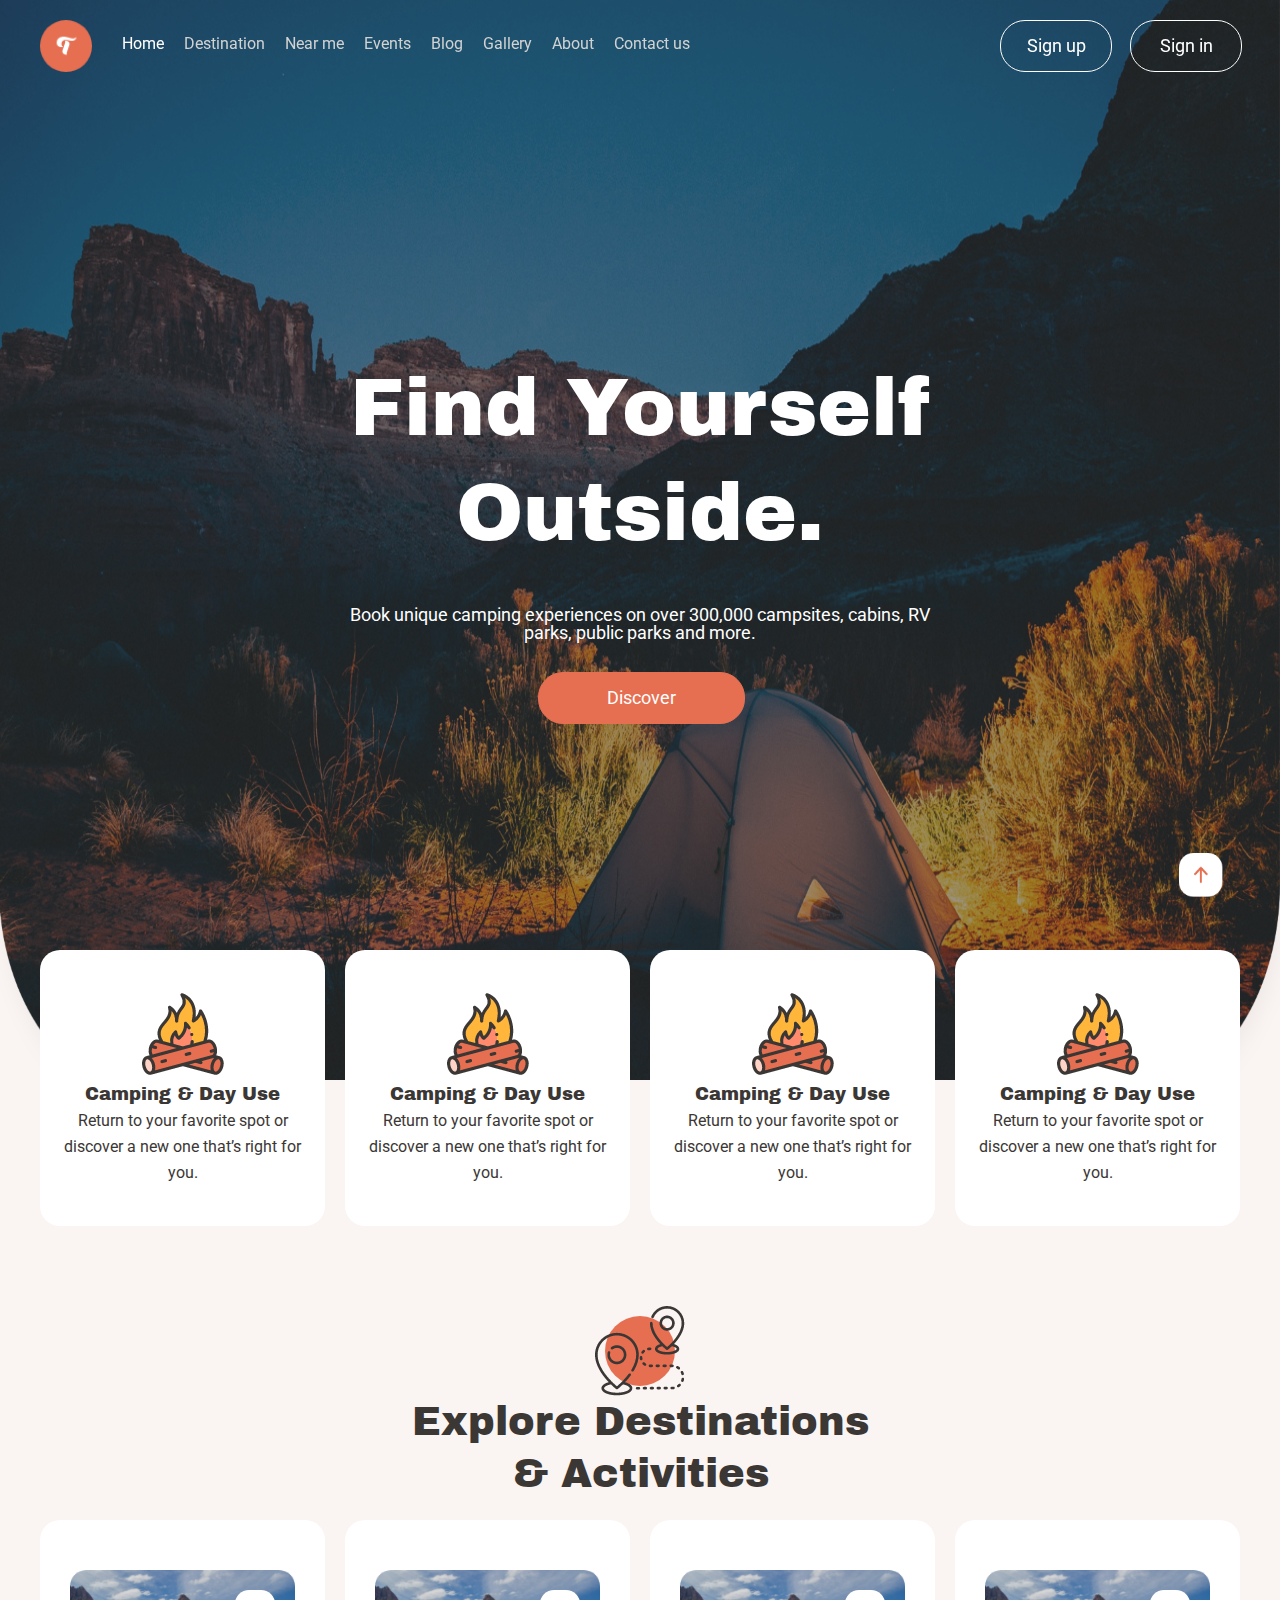
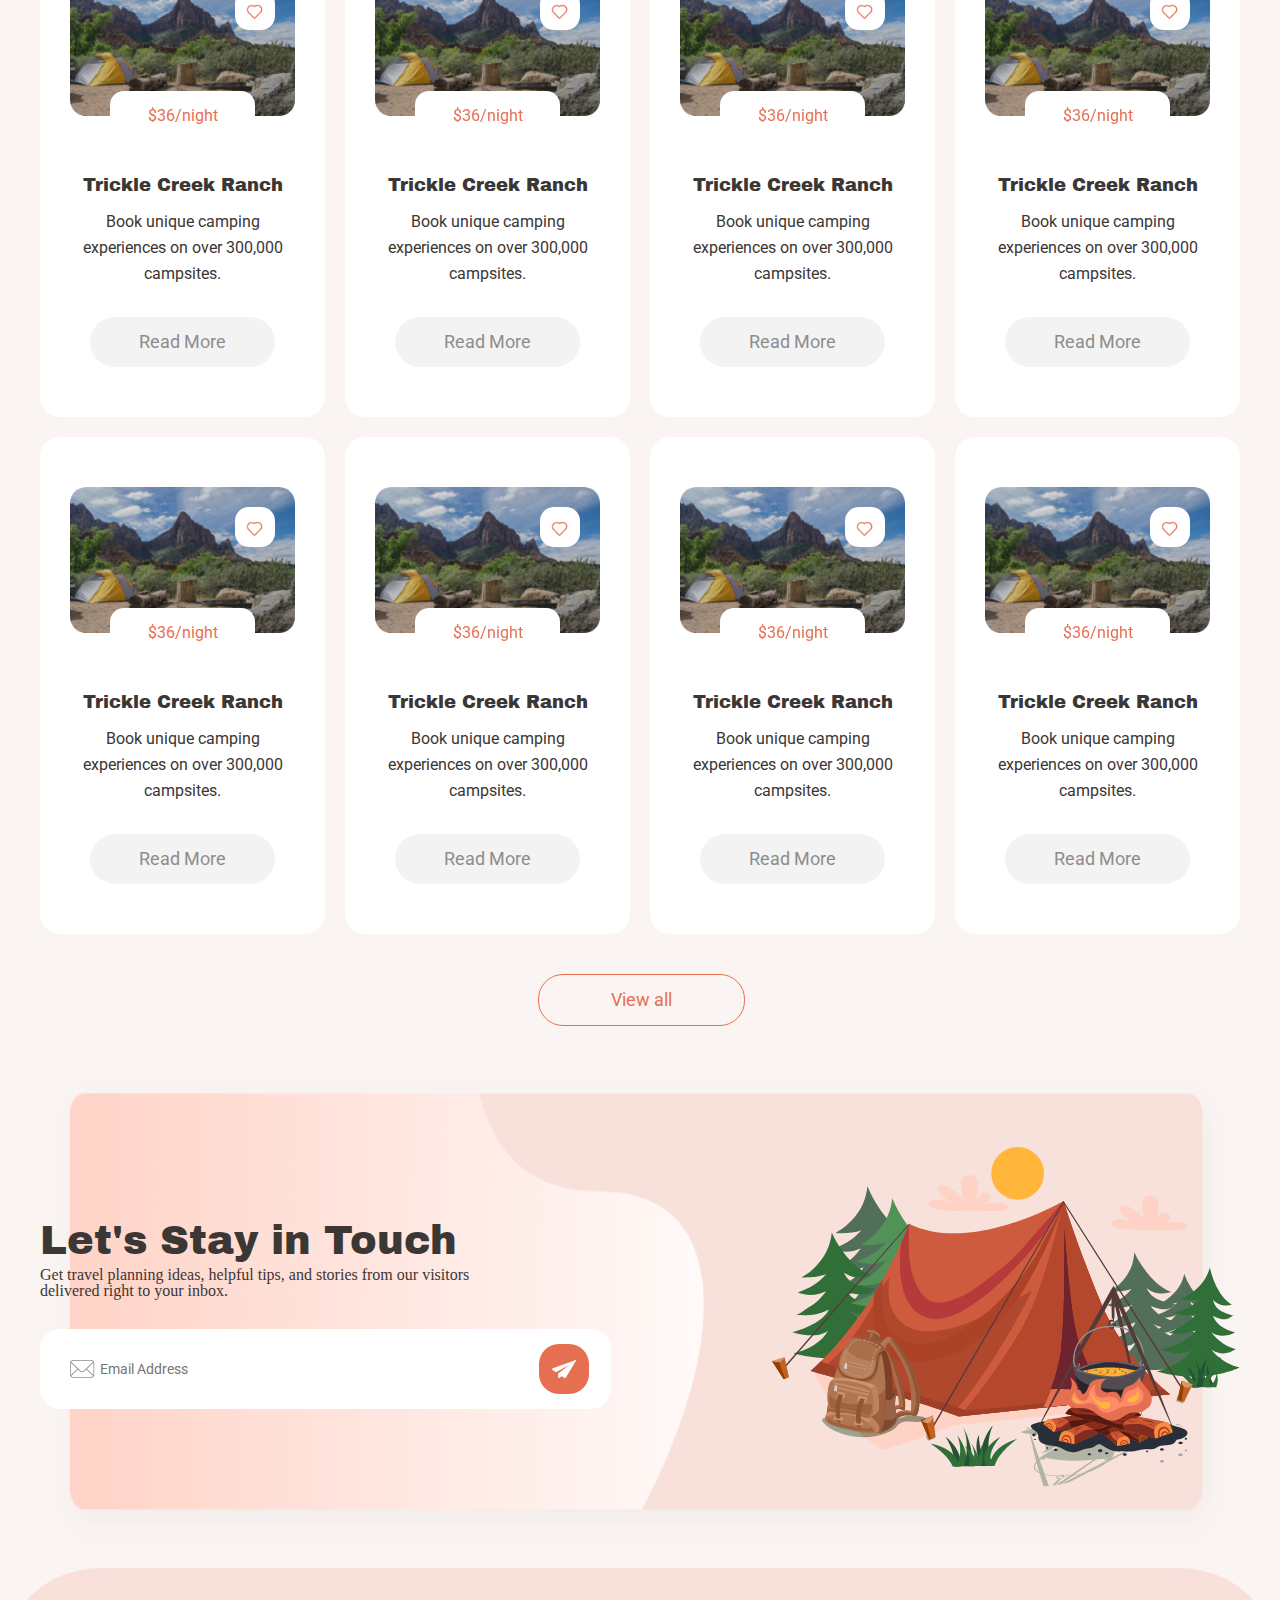
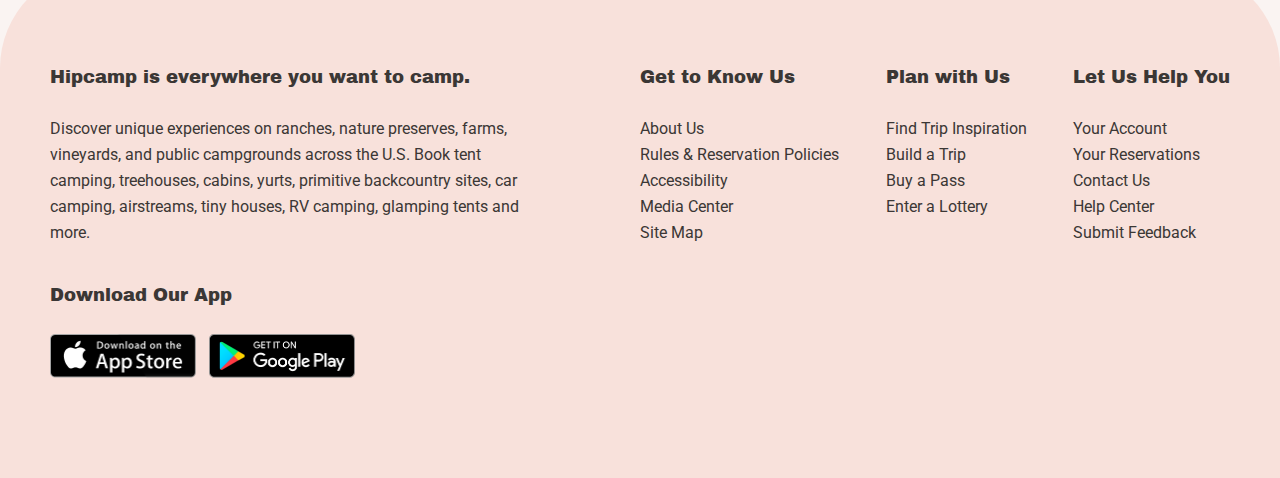
<file: index.html>
<!DOCTYPE html>
<html lang="en">
<head>
  <meta charset="UTF-8">
  <meta name="viewport" content="width=device-width, initial-scale=1.0">
  <title>Camping Page</title>
  <link rel="stylesheet" href="css/style.css">
</head>
<body>
  <div class="prj-wrap">
    <header class="l-header">
      <div class="l-header__layout l-wrap-inner">
        <div class="l-header__list">
          <h1>
            <a href="/" target="_self">
              <img src="img/header/logo.png" alt="logo">
            </a>
          </h1>
          <nav class="l-header__menu">
            <ul>
              <li><a href="#" target="_self" class="is-active">Home</a></li>
              <li><a href="">Destination</a></li>
              <li><a href="">Near me</a></li>
              <li><a href="">Events</a></li>
              <li><a href="">Blog</a></li>
              <li><a href="">Gallery</a></li>
              <li><a href="">About</a></li>
              <li><a href="">Contact us</a></li>
            </ul>
          </nav>
        </div>
        <div class="l-header__signin">
          <div class="c-btn c-btn--signup"><a href="" target="_self">Sign up</a></div>
          <div class="c-btn c-btn--signin"><a href="" target="_self">Sign in</a></div>
        </div>
      </div>
      
    </header>
    <div class="mainvisual">
      <div class="mainvisual__bloc">
        <h2>Find Yourself Outside.</h2>
        <p>Book unique camping experiences on over 300,000 campsites, cabins, RV parks, public parks and more.</p>
        <div class="c-btn c-btn--discover"><a href="" target="_self">Discover</a></div>
      </div>
    </div>
    <article class="l-content">
      <div class="l-wrap-inner">
        <section class="p-bloc p-bloc--card">
          <div class="card-bloc">
            <div class="card-bloc__inner">
              <div class="img-box">
                <img src="img/card/img_01.png" alt="Image">
              </div>
              <div class="txt-box">
                <h3>Camping & Day Use</h3>
                <p>Return to your favorite spot or discover a new one that’s right for you.</p>
              </div>
            </div>
          </div>

          <div class="card-bloc">
            <div class="card-bloc__inner">
              <div class="img-box">
                <img src="img/card/img_01.png" alt="Image">
              </div>
              <div class="txt-box">
                <h3>Camping & Day Use</h3>
                <p>Return to your favorite spot or discover a new one that’s right for you.</p>
              </div>
            </div>
          </div>
          

          <div class="card-bloc">
            <div class="card-bloc__inner">
              <div class="img-box">
                <img src="img/card/img_01.png" alt="Image">
              </div>
              <div class="txt-box">
                <h3>Camping & Day Use</h3>
                <p>Return to your favorite spot or discover a new one that’s right for you.</p>
              </div>
            </div>
          </div>
          

          <div class="card-bloc">
            <div class="card-bloc__inner">
              <div class="img-box">
                <img src="img/card/img_01.png" alt="Image">
              </div>
              <div class="txt-box">
                <h3>Camping & Day Use</h3>
                <p>Return to your favorite spot or discover a new one that’s right for you.</p>
              </div>
            </div>
          </div>
          
          
        </section>
        <section class="p-bloc p-bloc--activity">
          <div class="c-title">
            <img src="img/title/title.png" alt="Explore Destinations& Activities">
            <h4>Explore Destinations & Activities</h4>
          </div>
          <div class="activity-wrap">
            <div class="activity-content">

              <div class="card-bloc">
                <div class="card-bloc__inner">
                  <div class="img-box">
                    <img src="img/card/img_02.png" alt="Image">
                    <div class="favoriate">
                      <a href="#"></a>
                    </div>
                  </div>
                  <div class="txt-box">
                    <p class="price">$36/night</p>
                    <h3>Trickle Creek Ranch</h3>
                    <p>Book unique camping experiences on over 300,000 campsites.</p>
                    <div class="c-btn c-btn--more"><a href="#" target="_self">Read More</a></div>
                  </div>
                </div>
              </div>

              <div class="card-bloc">
                <div class="card-bloc__inner">
                  <div class="img-box">
                    <img src="img/card/img_02.png" alt="Image">
                    <div class="favoriate">
                      <a href="#"></a>
                    </div>
                  </div>
                  <div class="txt-box">
                    <p class="price">$36/night</p>
                    <h3>Trickle Creek Ranch</h3>
                    <p>Book unique camping experiences on over 300,000 campsites.</p>
                    <div class="c-btn c-btn--more"><a href="#" target="_self">Read More</a></div>
                  </div>
                </div>
              </div>

              <div class="card-bloc">
                <div class="card-bloc__inner">
                  <div class="img-box">
                    <img src="img/card/img_02.png" alt="Image">
                    <div class="favoriate">
                      <a href="#"></a>
                    </div>
                  </div>
                  <div class="txt-box">
                    <p class="price">$36/night</p>
                    <h3>Trickle Creek Ranch</h3>
                    <p>Book unique camping experiences on over 300,000 campsites.</p>
                    <div class="c-btn c-btn--more"><a href="#" target="_self">Read More</a></div>
                  </div>
                </div>
              </div>

              <div class="card-bloc">
                <div class="card-bloc__inner">
                  <div class="img-box">
                    <img src="img/card/img_02.png" alt="Image">
                    <div class="favoriate">
                      <a href="#"></a>
                    </div>
                  </div>
                  <div class="txt-box">
                    <p class="price">$36/night</p>
                    <h3>Trickle Creek Ranch</h3>
                    <p>Book unique camping experiences on over 300,000 campsites.</p>
                    <div class="c-btn c-btn--more"><a href="#" target="_self">Read More</a></div>
                  </div>
                </div>
              </div>

              <div class="card-bloc">
                <div class="card-bloc__inner">
                  <div class="img-box">
                    <img src="img/card/img_02.png" alt="Image">
                    <div class="favoriate">
                      <a href="#"></a>
                    </div>
                  </div>
                  <div class="txt-box">
                    <p class="price">$36/night</p>
                    <h3>Trickle Creek Ranch</h3>
                    <p>Book unique camping experiences on over 300,000 campsites.</p>
                    <div class="c-btn c-btn--more"><a href="#" target="_self">Read More</a></div>
                  </div>
                </div>
              </div>

              <div class="card-bloc">
                <div class="card-bloc__inner">
                  <div class="img-box">
                    <img src="img/card/img_02.png" alt="Image">
                    <div class="favoriate">
                      <a href="#"></a>
                    </div>
                  </div>
                  <div class="txt-box">
                    <p class="price">$36/night</p>
                    <h3>Trickle Creek Ranch</h3>
                    <p>Book unique camping experiences on over 300,000 campsites.</p>
                    <div class="c-btn c-btn--more"><a href="#" target="_self">Read More</a></div>
                  </div>
                </div>
              </div>

              <div class="card-bloc">
                <div class="card-bloc__inner">
                  <div class="img-box">
                    <img src="img/card/img_02.png" alt="Image">
                    <div class="favoriate">
                      <a href="#"></a>
                    </div>
                  </div>
                  <div class="txt-box">
                    <p class="price">$36/night</p>
                    <h3>Trickle Creek Ranch</h3>
                    <p>Book unique camping experiences on over 300,000 campsites.</p>
                    <div class="c-btn c-btn--more"><a href="#" target="_self">Read More</a></div>
                  </div>
                </div>
              </div>

              <div class="card-bloc">
                <div class="card-bloc__inner">
                  <div class="img-box">
                    <img src="img/card/img_02.png" alt="Image">
                    <div class="favoriate">
                      <a href="#"></a>
                    </div>
                  </div>
                  <div class="txt-box">
                    <p class="price">$36/night</p>
                    <h3>Trickle Creek Ranch</h3>
                    <p>Book unique camping experiences on over 300,000 campsites.</p>
                    <div class="c-btn c-btn--more"><a href="#" target="_self">Read More</a></div>
                  </div>
                </div>
              </div>
            </div>
            <div class="c-btn c-btn--view">
              <a href="#" target="_self">View all</a>
            </div>
          </div>
          
        </section>
        <section class="p-bloc p-bloc--form">
          <div class="form-bloc">
            <div class="txt-box">
              <div class="txt-box__inner">
                <h4>Let's Stay in Touch</h4>
                <p>Get travel planning ideas, helpful tips, and stories from our visitors delivered right to your inbox.</p>
              </div>
              <form action="">
                <div class="form-bloc__input">
                  <input type="text" placeholder="Email Address">
                  <input type="submit" value="">
                </div>
                
              </form>
            </div>
            <div class="img-box">
              <img src="img/form/tree.png" alt="Let's Stay in Touch">
            </div>
          </div>
        </section>
      </div>
    </article>
    
    <div class="c-page-top">
      <div class="c-page-top__inner">
        <a href="#"><img src="img/footer/icon_top.png" alt="Top"></a>
      </div>
    </div>
    <footer class="l-footer">
      <div class="l-wrap-inner">
        <div class="l-footer__bloc">
          <div class="footer-info">
            <h4>Hipcamp is everywhere you want to camp.</h4>
            <p>Discover unique experiences on ranches, nature preserves, farms, vineyards, and public campgrounds across the U.S. Book tent camping, treehouses, cabins, yurts, primitive backcountry sites, car camping, airstreams, tiny houses, RV camping, glamping tents and more.</p>

            <h5>Download Our App</h5>
            <ul>
              <li>
                <a href="#" target="_self"><img src="img/footer/app_img.png" alt="App Store"></a>
              </li>
              <li>
                <a href="#" target="_self"><img src="img/footer/google_img.png" alt="Google Store"></a>
              </li>
            </ul>
          </div>
          <div class="footer-menu">
            <div class="footer-menu__bloc">
              <h4>Get to Know Us</h4>
              <ul>
                <li><a href="#" target="_self">About Us</a></li>
                <li><a href="#" target="_self">Rules & Reservation Policies</a></li>
                <li><a href="#" target="_self">Accessibility</a></li>
                <li><a href="#" target="_self">Media Center</a></li>
                <li><a href="#" target="_self">Site Map</a></li>
              </ul>
            </div>

            <div class="footer-menu__bloc">
              <h4>Plan with Us</h4>
              <ul>
                <li><a href="#" target="_self">Find Trip Inspiration</a></li>
                <li><a href="#" target="_self">Build a Trip</a></li>
                <li><a href="#" target="_self">Buy a Pass</a></li>
                <li><a href="#" target="_self">Enter a Lottery</a></li>
              </ul>
            </div>

            <div class="footer-menu__bloc">
              <h4>Let Us Help You</h4>
              <ul>
                <li><a href="#" target="_self">Your Account</a></li>
                <li><a href="#" target="_self">Your Reservations</a></li>
                <li><a href="#" target="_self">Contact Us</a></li>
                <li><a href="#" target="_self">Help Center</a></li>
                <li><a href="#" target="_self">Submit Feedback</a></li>
              </ul>
            </div>

          </div>
        </div>
      </div>

    </footer>
  </div>
</body>
</html>
</file>
<file: css/style.css>
/**
 * Minified by jsDelivr using clean-css v5.3.2.
 * Original file: /npm/reset-css@5.0.2/reset.css
 *
 * Do NOT use SRI with dynamically generated files! More information: https://www.jsdelivr.com/using-sri-with-dynamic-files
 */
@import url("https://fonts.googleapis.com/css2?family=Archivo+Black&family=Roboto:wght@400;500&display=swap");
a,
abbr,
acronym,
address,
applet,
article,
aside,
audio,
b,
big,
blockquote,
body,
canvas,
caption,
center,
cite,
code,
dd,
del,
details,
dfn,
div,
dl,
dt,
em,
embed,
fieldset,
figcaption,
figure,
footer,
form,
h1,
h2,
h3,
h4,
h5,
h6,
header,
hgroup,
html,
i,
iframe,
img,
ins,
kbd,
label,
legend,
li,
main,
mark,
menu,
nav,
object,
ol,
output,
p,
pre,
q,
ruby,
s,
samp,
section,
small,
span,
strike,
strong,
sub,
summary,
sup,
table,
tbody,
td,
tfoot,
th,
thead,
time,
tr,
tt,
u,
ul,
var,
video {
  margin: 0;
  padding: 0;
  border: 0;
  font-size: 100%;
  font: inherit;
  vertical-align: baseline;
}

article,
aside,
details,
figcaption,
figure,
footer,
header,
hgroup,
main,
menu,
nav,
section {
  display: block;
}

[hidden] {
  display: none;
}

body {
  line-height: 1;
}

menu,
ol,
ul {
  list-style: none;
}

blockquote,
q {
  quotes: none;
}

blockquote:after,
blockquote:before,
q:after,
q:before {
  content: "";
  content: none;
}

table {
  border-collapse: collapse;
  border-spacing: 0;
}

a {
  text-decoration: none;
  color: #000;
}

img {
  display: block;
  width: 100%;
  height: 100%;
}

body {
  color: #3b3735;
  background: #faf4f2;
}

.l-header {
  position: fixed;
  width: 100%;
  padding: 20px 0;
}
.l-header__layout {
  display: flex;
  justify-content: space-between;
}
.l-header__list {
  display: flex;
  justify-content: flex-start;
  width: 60%;
}
.l-header__list h1 {
  margin-right: 20px;
}
.l-header__menu ul {
  display: flex;
  justify-content: flex-start;
  padding: 16px 0;
}
.l-header__menu ul li a {
  font-family: "Roboto", sans-serif;
  font-size: 16px;
  font-weight: 400;
  color: #d2d2d2;
  padding: 0 10px;
  text-decoration: none;
}
.l-header__menu ul li a.is-active {
  color: #fff;
}
.l-header__signin {
  width: 20%;
  display: flex;
  justify-content: space-between;
}

@media screen and (min-width: 1400px) {
  .l-header__menu ul li a {
    font-size: 18px;
  }
}
.l-wrap-inner {
  max-width: 1200px;
  margin: 0 auto;
}

@media screen and (min-width: 1400px) {
  .l-wrap-inner {
    max-width: 1518px;
  }
}
.c-page-top {
  position: sticky;
  bottom: 0;
}
.c-page-top a {
  display: block;
  width: 50px;
  height: 50px;
}
.c-page-top img {
  width: auto;
}
.c-page-top__inner {
  position: absolute;
  right: 54px;
  bottom: 0;
}

.l-footer {
  background-color: #f8e1db;
  border-top-right-radius: 100px;
  border-top-left-radius: 100px;
  padding: 100px 50px;
}
.l-footer__bloc {
  display: flex;
  justify-content: space-between;
}
.l-footer__bloc h4,
.l-footer__bloc h5 {
  font-family: "Archivo Black", sans-serif;
  font-size: 18px;
  color: #3b3735;
  margin-bottom: 30px;
}
.l-footer__bloc p,
.l-footer__bloc ul li a {
  font-family: "Roboto", sans-serif;
  font-size: 16px;
  line-height: 26px;
  color: #3b3735;
}
.l-footer__bloc .footer-info {
  width: 40%;
}
.l-footer__bloc .footer-info > p {
  margin-bottom: 40px;
}
.l-footer__bloc .footer-info ul {
  max-width: 305px;
  display: flex;
  justify-content: space-between;
}
.l-footer__bloc .footer-info ul li {
  width: 48%;
}
.l-footer__bloc .footer-menu {
  width: 50%;
  display: flex;
  justify-content: space-between;
}
.l-footer__bloc .footer-menu ul li a:hover {
  opacity: 0.8;
}

.c-btn {
  width: 100%;
  max-width: 130px;
  margin: 0 auto;
}
.c-btn a {
  font-family: "Roboto", sans-serif;
  font-size: 18px;
  line-height: 28px;
  display: block;
  text-align: center;
  width: 100%;
  color: #fff;
  border: 1px solid #fff;
  border-radius: 25px;
  padding: 11px 0;
}
.c-btn--signup {
  margin-right: 20px;
}
.c-btn--discover, .c-btn--view {
  max-width: 205px;
}
.c-btn--discover a, .c-btn--view a {
  background: #e76f51;
  border: 1px solid #e76f51;
}
.c-btn--more {
  max-width: 185px;
}
.c-btn--more a {
  background: rgba(141, 141, 141, 0.1);
  border: none;
  color: #8d8d8d;
}
.c-btn--view a {
  background: transparent;
  color: #e76f51;
}

.c-title {
  max-width: 460px;
  margin: 0 auto 20px;
}
.c-title img {
  width: auto;
  margin: 0 auto;
}
.c-title h4 {
  font-family: "Archivo Black", sans-serif;
  font-size: 40px;
  line-height: 1.3;
  color: #3b3735;
  text-align: center;
}

.mainvisual {
  background-image: url(../img/mainvisual/mainvisual_bg.png);
  background-size: 100% 100%;
  height: 1080px;
  display: flex;
  align-items: center;
  flex-direction: row;
}
.mainvisual__bloc {
  max-width: 600px;
  margin: 0 auto;
  text-align: center;
}
.mainvisual__bloc h2 {
  font-family: "Archivo Black", sans-serif;
  font-size: 81px;
  line-height: 1.3;
  color: #fff;
  margin-bottom: 40px;
}
.mainvisual__bloc p {
  font-family: "Roboto", sans-serif;
  font-size: 18px;
  font-weight: 400;
  color: #fff;
  margin-bottom: 30px;
}

.p-bloc--card {
  margin: -130px 0 80px;
  display: flex;
  justify-content: flex-start;
  flex-wrap: wrap;
}
.p-bloc--card .card-bloc {
  width: calc(25% - 15px);
  background: #fff;
  border-radius: 20px;
  margin-right: 20px;
}
.p-bloc--card .card-bloc:last-child {
  margin-right: 0;
}
.p-bloc--card .card-bloc__inner {
  padding: 40px 20px;
}
.p-bloc--card .card-bloc .img-box img {
  max-width: 100%;
  width: auto;
  margin: 0 auto;
}
.p-bloc--card .card-bloc .txt-box {
  text-align: center;
}
.p-bloc--card .card-bloc .txt-box h3 {
  font-family: "Archivo Black", sans-serif;
  font-size: 18px;
  line-height: 28px;
}
.p-bloc--card .card-bloc .txt-box p {
  font-family: "Roboto", sans-serif;
  font-size: 16px;
  line-height: 26px;
  font-weight: 400;
}

.p-bloc--activity {
  margin-bottom: 30px;
}

.activity-content {
  display: flex;
  justify-content: flex-start;
  flex-wrap: wrap;
  margin-bottom: 20px;
}
.activity-content .card-bloc {
  width: calc(25% - 15px);
  margin: 0 20px 20px 0;
  background: #fff;
  border-radius: 20px;
}
.activity-content .card-bloc:nth-of-type(4n+4), .activity-content .card-bloc:last-child {
  margin-right: 0;
}
.activity-content .card-bloc__inner {
  padding: 50px 30px;
}
.activity-content .card-bloc .price {
  font-family: "Roboto", sans-serif;
  font-size: 16px;
  font-weight: 500;
  width: 145px;
  margin: -25px auto 0;
  border-radius: 14px;
  height: 50px;
  display: flex;
  align-items: center;
  justify-content: center;
  background: #fff;
  color: #e76f51;
  position: relative;
  z-index: 1;
}
.activity-content .card-bloc .img-box {
  position: relative;
}
.activity-content .card-bloc .img-box .favoriate {
  width: 40px;
  height: 40px;
  border-radius: 14px;
  background-color: #fff;
  position: absolute;
  top: 20px;
  right: 20px;
  display: flex;
  align-items: center;
  justify-content: center;
}
.activity-content .card-bloc .img-box .favoriate a {
  display: block;
  background-image: url(../img/card/fav_off.png);
  background-size: 100% 100%;
  width: 20px;
  height: 20px;
}
.activity-content .card-bloc .img-box .favoriate a:hover {
  background-image: url(../img/card/fav_on.png);
}
.activity-content .card-bloc .txt-box {
  text-align: center;
}
.activity-content .card-bloc .txt-box h3 {
  font-family: "Archivo Black", sans-serif;
  font-size: 18px;
  line-height: 28px;
  margin-bottom: 10px;
}
.activity-content .card-bloc .txt-box p {
  font-family: "Roboto", sans-serif;
  font-size: 16px;
  line-height: 26px;
  font-weight: 400;
  margin-bottom: 30px;
}

.p-bloc--form {
  background: url("../img/form/form_bg.png") no-repeat;
  background-size: 100% 100%;
}
.p-bloc--form .form-bloc {
  max-width: 1300px;
  margin: 0 auto;
  display: flex;
  justify-content: space-between;
  align-items: center;
  padding: 80px 0;
}
.p-bloc--form .form-bloc .txt-box {
  width: 47%;
}
.p-bloc--form .form-bloc .txt-box__inner {
  padding-right: 100px;
  margin-bottom: 30px;
}
.p-bloc--form .form-bloc .txt-box h4 {
  font-family: "Archivo Black", sans-serif;
  font-size: 40px;
  line-height: 1.3;
  color: #3b3735;
}
.p-bloc--form .form-bloc .txt-box .form-bloc__input {
  position: relative;
  width: 100%;
}
.p-bloc--form .form-bloc .txt-box .form-bloc__input input[type=text] {
  display: block;
  width: 80%;
  font-family: "Roboto", sans-serif;
  font-size: 14px;
  font-weight: 400;
  height: 80px;
  border-radius: 20px;
  border: 0;
  padding: 0 60px;
  outline: none;
  background: #fff url(../img/form/mail.png) no-repeat;
  background-position: 30px center;
}
.p-bloc--form .form-bloc .txt-box .form-bloc__input input[type=submit] {
  outline: none;
  position: absolute;
  top: 0;
  right: 0;
  width: 80px;
  height: 80px;
  background: url(../img/form/icon.png) no-repeat;
  background-size: 50px 50px;
  background-position: center;
  border: 0;
  cursor: pointer;
}/*# sourceMappingURL=style.css.map */
</file>
